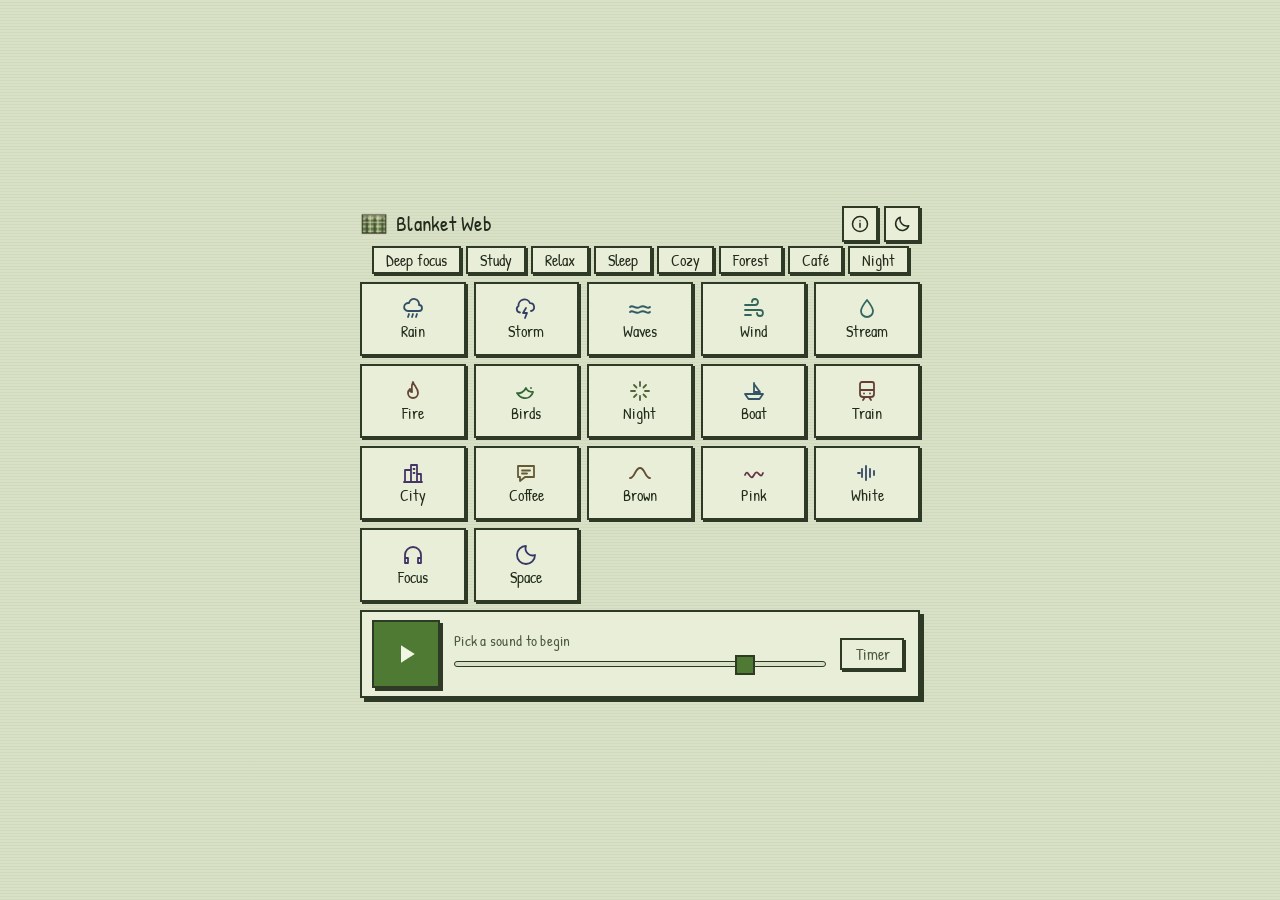
<file: index.html>
<!DOCTYPE html>
<html lang="en" data-theme="light">
<head>
<meta charset="utf-8">
<meta name="viewport" content="width=device-width, initial-scale=1, viewport-fit=cover">
<title>Blanket Web – Free Focus, Study &amp; Relaxation Sounds</title>
<meta name="description" content="Mix rain, ocean, fireplace, wind and white, pink or brown noise for focus, study, work and sleep. Free, fast, offline-ready and ad-free.">
<meta name="theme-color" content="#d8e0c6">
<meta name="color-scheme" content="light dark">
<link rel="canonical" href="https://mkalmousli.github.io/blanket-web/">
<link rel="icon" href="favicon.ico" sizes="48x48">
<link rel="icon" href="img/favicon-32.png" type="image/png" sizes="32x32">
<link rel="icon" href="img/icon-192.png" type="image/png" sizes="192x192">
<link rel="apple-touch-icon" href="img/apple-touch-icon.png">
<link rel="manifest" href="manifest.json">
<link rel="author" href="https://al-mo.de">
<meta property="og:type" content="website">
<meta property="og:site_name" content="Blanket Web">
<meta property="og:title" content="Blanket Web – Focus, Study &amp; Relaxation Sounds">
<meta property="og:description" content="Mix rain, ocean, fire, wind and noise colors. Free, fast and beautiful.">
<meta property="og:url" content="https://mkalmousli.github.io/blanket-web/">
<meta property="og:image" content="https://mkalmousli.github.io/blanket-web/img/og.png">
<meta name="twitter:card" content="summary_large_image">
<script type="application/ld+json">
{"@context":"https://schema.org","@type":"WebApplication","name":"Blanket Web",
"url":"https://mkalmousli.github.io/blanket-web/","applicationCategory":"MultimediaApplication",
"operatingSystem":"Any","browserRequirements":"Requires Web Audio API",
"description":"Free ambient sound mixer for focus, study and relaxation.",
"offers":{"@type":"Offer","price":"0","priceCurrency":"USD"},
"author":{"@type":"Person","url":"https://al-mo.de"},"codeRepository":"https://github.com/mkalmousli/blanket-web"}
</script>
<script>
try {
  var s = JSON.parse(localStorage.getItem('noisespace.v1')), t = s && s.theme;
  if (!t) t = matchMedia('(prefers-color-scheme: dark)').matches ? 'dark' : 'light';
  document.documentElement.setAttribute('data-theme', t);
} catch (e) {}
</script>
<link rel="preload" href="fonts/patrick-hand.woff2" as="font" type="font/woff2" crossorigin>
<link rel="stylesheet" href="css/base.css">
<link rel="stylesheet" href="css/layout.css">
<link rel="stylesheet" href="css/aero.css">
<link rel="stylesheet" href="css/calm.css">
<link rel="stylesheet" href="css/retro.css">
<script type="application/ld+json">
{"@context":"https://schema.org","@type":"FAQPage","mainEntity":[
{"@type":"Question","name":"Where do the sounds come from?","acceptedAnswer":{"@type":"Answer","text":"Twelve sounds (rain, storm, waves, wind, stream, fire, birds, summer night, boat, train, city and coffee shop) are real field recordings from Freesound.org and SoundBible (CC0, CC BY or public domain), trimmed to a seamless loop and loaded the first time you use them. The noise colors, binaural focus tone and space drone are synthesized live in your browser from simple physical models (Web Audio API). If a recording cannot load offline, a synthesized version of that sound plays instead. The selection follows the open-source app Blanket. Authors and licences are listed under Credits."}},
{"@type":"Question","name":"What is the difference between white, pink and brown noise?","acceptedAnswer":{"@type":"Answer","text":"They differ in spectral slope. White noise has equal power at every frequency (a bright hiss), pink noise falls 3 dB per octave (1/f, like natural sounds) and brown noise falls 6 dB per octave (1/f², a deep rumble)."}},
{"@type":"Question","name":"Does noise really help me focus or sleep?","acceptedAnswer":{"@type":"Answer","text":"Evidence is promising but mixed. Some studies found moderate background noise improved attention (Söderlund et al., 2007) and that steady pink noise helped sleep stability (Zhou et al., 2012). Responses vary by person, so try a few and keep what works."}},
{"@type":"Question","name":"How is rain generated?","acceptedAnswer":{"@type":"Answer","text":"Each raindrop makes an air bubble that rings at its Minnaert resonance, about 3.26 / R hertz for a bubble of radius R metres. Drops land at random (Poisson) times with an exponential size spread, as in real rain."}},
{"@type":"Question","name":"What about fire, stream, ocean and crickets?","acceptedAnswer":{"@type":"Answer","text":"Fire is a low roar plus random crackles whose sizes follow a heavy-tailed power law, like other crackling-noise systems. Streams are many rising-pitch bubbles. Ocean is a swell, crash and foam cycle of about 10 seconds. Crickets chirp in 3-pulse trains near 4.5 kHz."}},
{"@type":"Question","name":"What is the focus tone? Do I need headphones?","acceptedAnswer":{"@type":"Answer","text":"It plays 200 Hz in one ear and 210 Hz in the other, so your brain perceives a 10 Hz (alpha range) binaural beat. Headphones are required. A 2019 meta-analysis found small benefits for attention and anxiety, but the effect is not guaranteed."}},
{"@type":"Question","name":"Why can't I hear anything on my phone?","acceptedAnswer":{"@type":"Answer","text":"Tap a sound or the play button first, because browsers block audio until you interact. Then check the volume, the silent switch and that the tab is not muted."}},
{"@type":"Question","name":"Is it private? Does it work offline?","acceptedAnswer":{"@type":"Answer","text":"Yes. There are no accounts, cookies or trackers. Volumes and theme are stored only on your device, and after the first visit the app works without internet."}},
{"@type":"Question","name":"Can I contribute or report a bug?","acceptedAnswer":{"@type":"Answer","text":"Yes! Blanket Web is open source under the MIT license. Source code, issues and ideas live on GitHub: github.com/mkalmousli/blanket-web."}}]}
</script>
</head>
<body>
<div class="app">
<header class="top">
  <div class="brand"><img src="img/logo.png" width="32" height="32" alt="Blanket Web logo"><span>Blanket Web</span></div>
  <nav class="nav" aria-label="Site"><button id="info" class="gbtn" type="button" aria-label="About, FAQ and credits" aria-haspopup="dialog"></button>
  <button id="theme" class="gbtn" type="button" aria-label="Toggle dark mode"></button></nav>
</header>
<main>
  <h1 class="sr">Blanket Web: sounds for focus, study &amp; calm</h1>
  <div id="presets" class="chips" role="group" aria-label="Presets"></div>
  <ul id="grid" class="grid"></ul>
  <noscript><p class="note">Blanket Web needs JavaScript to play sounds.</p></noscript>
</main>
<div id="upd" class="upd" role="status" hidden>New version ready <button type="button" id="updgo">Update</button></div>
<div class="dock" role="region" aria-label="Playback controls">
  <button id="play" class="play" type="button" aria-label="Play"></button>
  <div class="mid">
    <span id="status" class="status">&nbsp;</span>
    <input id="master" class="vol" type="range" min="0" max="100" value="80" aria-label="Master volume">
  </div>
  <button id="sleepbtn" class="sleep" type="button" aria-haspopup="dialog"><span id="left">Timer</span></button>
  <div id="tpop" class="pop" role="dialog" aria-label="Sleep timer" hidden>
    <div class="grid6" id="tchips"><button type="button" class="chip big" data-m="15">15<small>min</small></button><button type="button" class="chip big" data-m="30">30<small>min</small></button><button type="button" class="chip big" data-m="45">45<small>min</small></button><button type="button" class="chip big" data-m="60">1<small>hour</small></button><button type="button" class="chip big" data-m="90">90<small>min</small></button><button type="button" class="chip big" data-m="120">2<small>hours</small></button></div>
    <div class="step"><button type="button" class="gbtn" id="tdn" aria-label="Less">&minus;</button><label><input id="tmin" type="number" inputmode="numeric" min="1" max="720" value="45" aria-label="Minutes"> min</label><button type="button" class="gbtn" id="tup" aria-label="More">+</button><button type="button" class="chip go" id="tgo">Start</button></div>
    <button type="button" class="chip" id="toff" hidden>Stop timer</button>
  </div>
</div>

</div>
<div id="back" class="back" hidden></div>
<div id="faq" class="sheet" role="dialog" aria-modal="true" aria-labelledby="sh-t" hidden>
<div class="grab"><button id="shx" class="gbtn" type="button" aria-label="Close">&times;</button></div>
<div class="body">
<div class="tabs" role="tablist" id="tabs"><button type="button" role="tab" data-t="0" aria-selected="true">Help</button><button type="button" role="tab" data-t="1" aria-selected="false">Sounds</button><button type="button" role="tab" data-t="2" aria-selected="false">Science</button><button type="button" role="tab" data-t="3" aria-selected="false">Refs</button><button type="button" role="tab" data-t="4" aria-selected="false">Credits</button></div>
<h2 class="sr" id="sh-t">About Blanket Web</h2>
<section class="pane" id="p0">
  <details class="faq"><summary>Where do the sounds come from?</summary><p>Twelve sounds (rain, storm, waves, wind, stream, fire, birds, summer night, boat, train, city and coffee shop) are real field recordings from Freesound.org and SoundBible (CC0, CC BY or public domain), trimmed to a seamless loop and loaded the first time you use them. The noise colors, binaural focus tone and space drone are synthesized live in your browser from simple physical models (Web Audio API). If a recording cannot load offline, a synthesized version of that sound plays instead. The selection follows the open-source app Blanket. Authors and licences are listed under Credits.</p></details>
  <details class="faq"><summary>Why can't I hear anything on my phone?</summary><p>Tap a sound or the play button first, because browsers block audio until you interact. Then check the volume, the silent switch and that the tab is not muted.</p></details>
  <details class="faq"><summary>Is it private? Does it work offline?</summary><p>Yes. There are no accounts, cookies or trackers. Volumes and theme are stored only on your device, and after the first visit the app works without internet.</p></details>
  <details class="faq"><summary>Can I contribute or report a bug?</summary><p>Yes! Blanket Web is open source under the MIT license. Source code, issues and ideas live on GitHub: <a href="https://github.com/mkalmousli/blanket-web">github.com/mkalmousli/blanket-web</a>.</p></details>
</section>
<section class="pane" id="p1" hidden>
  <details class="faq"><summary>What is the difference between white, pink and brown noise?</summary><p>They differ in spectral slope. White noise has equal power at every frequency (a bright hiss), pink noise falls 3 dB per octave (1/f, like natural sounds) and brown noise falls 6 dB per octave (1/f², a deep rumble).</p></details>
  <details class="faq"><summary>How is rain generated?</summary><p>Each raindrop makes an air bubble that rings at its Minnaert resonance, about 3.26 / R hertz for a bubble of radius R metres. Drops land at random (Poisson) times with an exponential size spread, as in real rain.</p></details>
  <details class="faq"><summary>What about fire, stream, ocean and crickets?</summary><p>Fire is a low roar plus random crackles whose sizes follow a heavy-tailed power law, like other crackling-noise systems. Streams are many rising-pitch bubbles. Ocean is a swell, crash and foam cycle of about 10 seconds. Crickets chirp in 3-pulse trains near 4.5 kHz.</p></details>
  <details class="faq"><summary>What is the focus tone? Do I need headphones?</summary><p>It plays 200 Hz in one ear and 210 Hz in the other, so your brain perceives a 10 Hz (alpha range) binaural beat. Headphones are required. A 2019 meta-analysis found small benefits for attention and anxiety, but the effect is not guaranteed.</p></details>
</section>
<section class="pane" id="p2" hidden>
  <div class="spec" aria-hidden="true"><p class="lbl">Noise colors</p>
    <div class="sp"><span>White</span><i style="--n:1"></i><i style="--n:1"></i><i style="--n:1"></i><i style="--n:1"></i><i style="--n:1"></i><i style="--n:1"></i></div>
    <div class="sp"><span>Pink</span><i style="--n:1"></i><i style="--n:.8"></i><i style="--n:.62"></i><i style="--n:.46"></i><i style="--n:.32"></i><i style="--n:.2"></i></div>
    <div class="sp"><span>Brown</span><i style="--n:1"></i><i style="--n:.64"></i><i style="--n:.38"></i><i style="--n:.2"></i><i style="--n:.1"></i><i style="--n:.05"></i></div>
    <p class="note">Energy from low to high pitch: white is flat, pink falls 3&nbsp;dB per octave, brown 6&nbsp;dB.</p></div>
  <details class="faq"><summary>Does noise really help me focus or sleep?</summary><p>Evidence is promising but mixed. Some studies found moderate background noise improved attention (Söderlund et al., 2007) and that steady pink noise helped sleep stability (Zhou et al., 2012). Responses vary by person, so try a few and keep what works.</p></details>
  <ul class="refs">
    <li class="ref"><b class="yr">2007</b><div><span class="tt">Listening to noise improves cognitive performance in children with ADHD</span><span class="au">Söderlund, G. et al. &middot; <i>J. Child Psychol. Psychiatry 48</i></span><span class="lk"><a href="https://scholar.google.com/scholar?q=Listening+to+noise+improves+cognitive+performance+in+children+with+ADHD" target="_blank" rel="noopener">Find paper</a></span></div></li>
    <li class="ref"><b class="yr">2012</b><div><span class="tt">Pink noise: effect on complexity synchronization of brain activity and sleep consolidation</span><span class="au">Zhou, J. et al. &middot; <i>J. Theor. Biol. 306</i></span><span class="lk"><a href="https://scholar.google.com/scholar?q=Pink+noise%3A+effect+on+complexity+synchronization+of+brain+activity+and+sleep+consolidation" target="_blank" rel="noopener">Find paper</a></span></div></li>
    <li class="ref"><b class="yr">2019</b><div><span class="tt">Efficacy of binaural auditory beats in cognition, anxiety and pain perception: a meta-analysis</span><span class="au">Garcia-Argibay, M. et al. &middot; <i>Psychol. Res. 83</i></span><span class="lk"><a href="https://scholar.google.com/scholar?q=Efficacy+of+binaural+auditory+beats+in+cognition%2C+anxiety+and+pain+perception%3A+a+meta-analysis" target="_blank" rel="noopener">Find paper</a></span></div></li>
  </ul>
</section>
<section class="pane" id="p3" hidden>
  <ul class="refs">
    <li class="ref"><b class="yr">1933</b><div><span class="tt">On musical air-bubbles and the sounds of running water</span><span class="au">Minnaert, M. &middot; <i>Phil. Mag. 16</i></span><span class="lk"><a href="https://scholar.google.com/scholar?q=On+musical+air-bubbles+and+the+sounds+of+running+water" target="_blank" rel="noopener">Find paper</a></span></div></li>
    <li class="ref"><b class="yr">1993</b><div><span class="tt">The impact of drops on liquid surfaces and the underwater noise of rain</span><span class="au">Prosperetti, A. &amp; Oguz, H. &middot; <i>Annu. Rev. Fluid Mech. 25</i></span><span class="lk"><a href="https://doi.org/10.1146/annurev.fl.25.010193.003045" target="_blank" rel="noopener">DOI</a><a href="https://scholar.google.com/scholar?q=The+impact+of+drops+on+liquid+surfaces+and+the+underwater+noise+of+rain" target="_blank" rel="noopener">Find paper</a></span></div></li>
    <li class="ref"><b class="yr">1948</b><div><span class="tt">The distribution of raindrops with size</span><span class="au">Marshall, J. &amp; Palmer, W. &middot; <i>J. Meteorology 5</i></span><span class="lk"><a href="https://scholar.google.com/scholar?q=The+distribution+of+raindrops+with+size" target="_blank" rel="noopener">Find paper</a></span></div></li>
    <li class="ref"><b class="yr">2001</b><div><span class="tt">Crackling noise</span><span class="au">Sethna, J., Dahmen, K. &amp; Myers, C. &middot; <i>Nature 410</i></span><span class="lk"><a href="https://doi.org/10.1038/35065675" target="_blank" rel="noopener">DOI</a><a href="https://scholar.google.com/scholar?q=Crackling+noise" target="_blank" rel="noopener">Find paper</a></span></div></li>
    <li class="ref"><b class="yr">1975</b><div><span class="tt">1/f noise in music and speech</span><span class="au">Voss, R. &amp; Clarke, J. &middot; <i>Nature 258</i></span><span class="lk"><a href="https://doi.org/10.1038/258317a0" target="_blank" rel="noopener">DOI</a><a href="https://scholar.google.com/scholar?q=1%2Ff+noise+in+music+and+speech" target="_blank" rel="noopener">Find paper</a></span></div></li>
    <li class="ref"><b class="yr">1897</b><div><span class="tt">The cricket as a thermometer</span><span class="au">Dolbear, A. &middot; <i>American Naturalist 31</i></span><span class="lk"><a href="https://scholar.google.com/scholar?q=The+cricket+as+a+thermometer" target="_blank" rel="noopener">Find paper</a></span></div></li>
    <li class="ref"><b class="yr">DSP</b><div><span class="tt">Pink noise filter</span><span class="au">Kellet, P. &middot; musicdsp.org</span><span class="lk"><a href="https://www.musicdsp.org/en/latest/Filters/76-pink-noise-filter.html" target="_blank" rel="noopener">Open page</a></span></div></li>
  </ul>
</section>
<section class="pane" id="p4" hidden>
  <p class="note">Sound selection follows <a href="https://github.com/rafaelmardojai/blanket/blob/master/SOUNDS_LICENSING.md">Blanket</a>. Recordings from Freesound and SoundBible, trimmed, looped and level-matched here. Each name is the sound, then its author.</p>
  <ul class="refs">
    <li>Rain: <a href="https://freesound.org/people/alex36917/sounds/524605/">alex36917</a> (CC BY)</li>
    <li>Storm: <a href="https://freesound.org/people/digifishmusic/sounds/41739/">Digifish music</a> (CC BY)</li>
    <li>Waves: <a href="https://freesound.org/people/Luftrum/sounds/48412/">Luftrum</a> (CC BY)</li>
    <li>Wind: <a href="https://freesound.org/people/felix.blume/sounds/217506/">felix.blume</a> (CC0)</li>
    <li>Stream: <a href="https://freesound.org/people/gluckose/sounds/333987/">gluckose</a> (CC0)</li>
    <li>Fire: <a href="https://soundbible.com/1543-Fireplace.html">ezwa</a> (Public Domain)</li>
    <li>Birds: <a href="https://freesound.org/people/kvgarlic/sounds/156826/">kvgarlic</a> (CC0)</li>
    <li>Night: <a href="https://soundbible.com/2083-Crickets-Chirping-At-Night.html">Lisa Redfern</a> (Public Domain)</li>
    <li>Boat: <a href="https://freesound.org/people/Falcet/sounds/439365/">Falcet</a> (CC0)</li>
    <li>Train: <a href="https://freesound.org/people/SDLx/sounds/259988/">SDLx</a> (CC BY 3.0)</li>
    <li>City: <a href="https://freesound.org/people/gezortenplotz/sounds/44796/">gezortenplotz</a> (CC BY)</li>
    <li>Coffee: <a href="https://soundbible.com/1664-Restaurant-Ambiance.html">stephan</a> (Public Domain)</li>
  </ul>
  </section>
<footer class="foot">
  <a href="https://github.com/mkalmousli/blanket-web">Source code</a> &middot;
  <a href="https://github.com/mkalmousli/blanket-web/issues">Report an issue</a><br>
  Sounds &amp; idea from <a href="https://github.com/rafaelmardojai/blanket">Blanket</a> by Rafael Mardojai CM (unofficial web version, not affiliated)<br>
  Made by <a href="https://al-mo.de" rel="author">al-mo.de</a> &middot; MIT licensed
</footer>
</div></div>

<script defer src="js/store.js"></script><script defer src="js/icons.js"></script>
<script defer src="js/noise.js"></script><script defer src="js/drops.js"></script><script defer src="js/waves.js"></script>
<script defer src="js/sounds-nature.js"></script><script defer src="js/sounds-tone.js"></script>
<script defer src="js/voices.js"></script><script defer src="js/found.js"></script><script defer src="js/catalog.js"></script><script defer src="js/helpers.js"></script><script defer src="js/samples.js"></script>
<script defer src="js/engine.js"></script><script defer src="js/ui.js"></script><script defer src="js/timer.js"></script><script defer src="js/app.js"></script><script defer src="js/sheet.js"></script><script defer src="js/update.js"></script>
</body>
</html>
</file>
<file: css/base.css>
/* Old-school paper tokens (warm, slightly off colors, WCAG-minded contrast), reset and base type. */
@font-face { font-family: "Patrick Hand"; font-display: swap; src: url(../fonts/patrick-hand.woff2) format("woff2"); }
:root {
  --bg: #d8e0c6; --card: #e8eed8; --line: #2f3a26; --ink: #232b1c; --mute: #4d5a40; --acc: #4f7a34; --on: #f1f6e4;
}
[data-theme="dark"] {
  --bg: #161b15; --card: #1f271e; --line: #5f7a58; --ink: #d8e6cc; --mute: #93a78a; --acc: #8fc06a; --on: #141a12;
}

* { box-sizing: border-box; -webkit-tap-highlight-color: transparent; }
html { font-synthesis: none; -webkit-text-size-adjust: 100%; scroll-behavior: smooth; }
body {
  margin: 0; color: var(--ink); background: var(--bg);
  font: 18px/1.4 "Patrick Hand", ui-rounded, "Segoe UI", "Trebuchet MS", sans-serif;
  letter-spacing: .015em; -webkit-font-smoothing: antialiased;
}
h1, h2, p, ul { margin: 0; padding: 0; }
ul { list-style: none; }
a { color: var(--acc); }
button, select, input { font: inherit; color: inherit; }
button { cursor: pointer; border: 0; background: none; touch-action: manipulation; }
:focus-visible { outline: 3px solid var(--acc); outline-offset: 2px; }
.sr { position: absolute; width: 1px; height: 1px; overflow: hidden; clip: rect(0 0 0 0); }

@media (prefers-reduced-motion: reduce) {
  * { animation: none !important; transition: none !important; }
}
</file>
<file: css/layout.css>
/* Fixed one-screen app: no page scroll; content is centred and only as big as needed. */
html, body { height: 100%; overflow: hidden; }
.app { height: 100vh; height: 100dvh; display: flex; flex-direction: column; justify-content: center; align-items: center; padding: 8px 10px; }
.top, main, .dock { width: 100%; max-width: 560px; }
.top { flex: none; display: flex; align-items: center; justify-content: space-between; height: 44px; }
.brand { display: flex; align-items: center; gap: 8px; color: var(--ink); text-decoration: none; }
.brand span { font-size: 1.3rem; }
.brand img { display: block; width: 28px; height: 28px; }
.nav { display: flex; align-items: center; gap: 6px; }

main { flex: none; display: flex; flex-direction: column; gap: 8px; }
.chips { display: flex; flex-wrap: wrap; justify-content: center; gap: 5px; }
.grid { display: grid; gap: 6px; grid-template-columns: repeat(4, 1fr); grid-auto-rows: 68px; }
.card { position: relative; min-width: 0; min-height: 0; }
@media (min-width: 480px) { .grid { grid-template-columns: repeat(5, 1fr); } }
@media (min-height: 760px) { .grid { grid-auto-rows: 74px; gap: 8px; } }

.dock { flex: none; display: flex; align-items: center; gap: 10px; margin-top: 8px; padding: 6px 10px; border-radius: 18px; background: var(--card); border: 1px solid var(--line); }
.dock .mid { flex: 1; min-width: 0; }
.status { display: block; font-size: .95rem; line-height: 1.35; color: var(--mute); white-space: nowrap; overflow: hidden; text-overflow: ellipsis; }
.sleep { display: flex; flex-direction: column; align-items: flex-end; font-size: .8rem; line-height: 1.1; color: var(--mute); }

.back { position: fixed; inset: 0; z-index: 20; background: rgba(0, 0, 0, .45); opacity: 0; transition: opacity .2s; }
.back.in { opacity: 1; }
.sheet { position: fixed; z-index: 21; left: 0; right: 0; bottom: 0; height: min(560px, 86dvh); display: flex; flex-direction: column; border-radius: 22px 22px 0 0; background: var(--bg); border: 1px solid var(--line); transform: translateY(100%); transition: transform .22s ease-out; }
.sheet.in { transform: none; }
.sheet[hidden], .back[hidden] { display: none; }
.grab { flex: none; display: flex; justify-content: flex-end; padding: 6px 8px 0; }
.sheet .body { flex: 1; min-height: 0; overflow-y: auto; overflow-x: hidden; padding: 0 18px 18px; overscroll-behavior: contain; }
@media (min-width: 700px) {
  .sheet { left: 50%; right: auto; bottom: auto; top: 50%; width: 560px; border-radius: 22px; transform: translate(-50%, -46%); opacity: 0; transition: transform .2s, opacity .2s; }
  .sheet.in { transform: translate(-50%, -50%); opacity: 1; }
}
.lbl { margin: 0 0 10px; font-size: 1.2rem; letter-spacing: 1.2px; text-transform: uppercase; color: var(--mute); }
.lbl + .lbl, .refs + .lbl { margin-top: 18px; }
.note { color: var(--mute); }
.foot { margin-top: 18px; text-align: center; color: var(--mute); }
.foot a { text-decoration: none; }
@media (min-width: 640px) and (max-height: 620px) { .top, main, .dock { max-width: 820px; } .grid { grid-template-columns: repeat(9, 1fr); } }
@media (max-height: 600px) { .grid { grid-auto-rows: 60px; gap: 5px; } .orb svg { width: 20px; height: 20px; } .tog { padding-bottom: 17px; } .nm { font-size: .95rem; } .top { height: 38px; } }
</file>
<file: css/aero.css>
/* Components: tiles, chips, sliders, dock controls. Flat and minimal. */
.chip, .gbtn, select { background: var(--card); border: 1px solid var(--line); }
.chip { padding: 1px 12px; border-radius: 999px; font-size: 1rem; }
.chip:active { background: var(--acc); color: var(--on); }
.gbtn { width: 36px; height: 36px; font-size: 1.5rem; border-radius: 50%; display: flex; align-items: center; justify-content: center; }
svg { fill: none; stroke: currentColor; stroke-width: 1.8; stroke-linecap: round; stroke-linejoin: round; }

.tog {
  display: flex; flex-direction: column; align-items: center; justify-content: center; gap: 2px;
  width: 100%; height: 100%; padding: 4px 2px; border-radius: 14px;
  background: var(--card); border: 2px solid var(--line); transition: background .15s, border-color .15s, padding .25s ease;
}
.orb { display: block; color: hsl(var(--h) 45% 38%); }
.orb svg { display: block; width: 24px; height: 24px; }
.nm { font-size: 1rem; line-height: 1.1; text-align: center; }
.ds, .st { display: none; }
.card.on .tog { background: hsl(var(--h) 70% 91%); border-color: hsl(var(--h) 55% 42%); }
.card.on .orb, .card.on .nm { color: hsl(var(--h) 70% 20%); }
[data-theme="dark"] .orb { color: hsl(var(--h) 60% 72%); }
[data-theme="dark"] .card.on .tog { background: hsl(var(--h) 40% 24%); border-color: hsl(var(--h) 60% 60%); }
[data-theme="dark"] .card.on .orb, [data-theme="dark"] .card.on .nm { color: hsl(var(--h) 80% 86%); }
.card.load .tog { opacity: .6; }

.vol { -webkit-appearance: none; appearance: none; display: block; width: 100%; height: 26px; margin: 0; background: none; }
.card .vol { position: absolute; left: 10px; right: 10px; bottom: 1px; height: 18px; width: auto; opacity: 0; pointer-events: none; transition: opacity .25s ease; }
.card.on .vol { opacity: 1; pointer-events: auto; }
.card.on .tog { padding-bottom: 22px; }
.vol::-webkit-slider-runnable-track { height: 5px; border-radius: 5px; background: var(--line); }
.vol::-moz-range-track { height: 5px; border-radius: 5px; background: var(--line); }
.vol::-webkit-slider-thumb { -webkit-appearance: none; width: 20px; height: 20px; margin-top: -7.5px; border-radius: 50%; border: 0; background: var(--acc); }
.vol::-moz-range-thumb { width: 20px; height: 20px; border-radius: 50%; border: 0; background: var(--acc); }

.play { flex: none; display: flex; align-items: center; justify-content: center; width: 68px; height: 68px; border-radius: 50%; background: var(--acc); color: var(--on); }
.play svg { width: 30px; height: 30px; fill: currentColor; stroke: none; }
select { padding: 4px 8px; border-radius: 10px; font-size: 1rem; }
select option { color: #1d343b; }

.faq { margin-bottom: 8px; padding: 0 14px; border-radius: 16px; background: var(--card); border: 1px solid var(--line); }
.faq summary { padding: 10px 0; font-weight: 400; }
.faq p { margin: 0 0 14px; color: var(--mute); }
.refs { color: var(--mute); font-size: .9rem; padding-left: 20px; }
.refs li { margin-bottom: 6px; list-style: disc; }
.upd { position: fixed; left: 50%; top: 10px; z-index: 9; transform: translateX(-50%); padding: 8px 8px 8px 16px; border-radius: 999px; background: var(--card); border: 1px solid var(--line); box-shadow: 0 6px 18px rgba(0, 0, 0, .15); font-size: .9rem; white-space: nowrap; }
.upd[hidden] { display: none; }
.upd button { margin-left: 8px; padding: 4px 14px; border-radius: 999px; background: var(--acc); color: #fff; font-weight: 400; }
.card.load .tog { opacity: .75; }
.card.load .st { font-size: 0; }
.card.load .st::after { content: "loading"; font-size: .9rem; }
.gbtn svg { width: 22px; height: 22px; }
.card .vol::-webkit-slider-thumb { width: 14px; height: 14px; margin-top: -4.5px; }
.card .vol::-moz-range-thumb { width: 14px; height: 14px; }
@media (max-height: 600px) { .card.on .tog { padding-bottom: 17px; } }
</file>
<file: css/calm.css>
/* Calm ambient backdrop (only while sounds play), bigger play button, sheet tabs. */
:root { --ring: rgba(79, 122, 52, .22); --b1: hsla(110, 45%, 45%, .13); --b2: hsla(120, 50%, 45%, .10); --b3: transparent; }
[data-theme="dark"] { --ring: rgba(143, 192, 106, .22); --b1: hsla(120, 45%, 40%, .16); --b2: hsla(125, 55%, 45%, .09); --b3: transparent; }
/* Nostalgic CRT glow: a dim warm vignette and one smooth scanline roll, only while playing. */
body::before, body::after { content: ""; position: fixed; z-index: -1; pointer-events: none; opacity: 0; transition: opacity 1.5s ease; }
body::before { inset: 0; background: radial-gradient(ellipse at 50% 45%, var(--b1), transparent 70%); }
body::after { left: 0; right: 0; top: 0; height: 28vh; background: linear-gradient(transparent, var(--b2), transparent); will-change: transform; animation: roll 7s linear infinite; animation-play-state: paused; }
body.playing::before { opacity: 1; }
body.playing::after { opacity: 1; animation-play-state: running; }
@keyframes roll { from { transform: translateY(-30vh); } to { transform: translateY(105vh); } }

.play { box-shadow: 0 0 0 6px var(--ring); transition: transform .2s ease, box-shadow .6s ease; }
.play:active { transform: scale(.94); }
body.playing .play { animation: breathe 6s ease-in-out infinite; }
@keyframes breathe { 50% { box-shadow: 0 0 0 11px var(--ring); } }
.dock { gap: 14px; padding: 8px 14px 8px 10px; }

.tabs { display: flex; gap: 4px; padding: 3px; margin: 0 0 12px; border-radius: 14px; background: var(--card); border: 1px solid var(--line); }
.tabs button { flex: 1; padding: 5px 2px; border-radius: 11px; color: var(--mute); }
.tabs button[aria-selected="true"] { background: var(--acc); color: var(--on); }
.pane[hidden] { display: none; }
.refs { font-size: .85rem; line-height: 1.25; }
.refs li { margin-bottom: 4px; }
.sheet .grab { position: absolute; top: 6px; right: 8px; padding: 0; }
.sheet .body { padding-top: 50px; }

.brand { user-select: none; }
.sleep { padding: 6px 12px; border-radius: 12px; font-size: 1rem; line-height: 1; background: var(--card); border: 1px solid var(--line); color: var(--mute); min-width: 64px; }
.sleep.on { color: var(--on); background: var(--acc); border-color: var(--acc); }
.dock { position: relative; }
.pop { position: absolute; z-index: 22; right: 0; bottom: calc(100% + 12px); width: min(340px, 100%); padding: 12px; background: var(--card); border: 2px solid var(--line); display: flex; flex-direction: column; gap: 12px; animation: rise .18s ease-out; }
.pop[hidden], #toff[hidden] { display: none; }
@keyframes rise { from { opacity: 0; transform: translateY(8px); } }
.grid6 { display: grid; grid-template-columns: repeat(3, 1fr); gap: 8px; }
.chip.big { display: flex; flex-direction: column; align-items: center; justify-content: center; height: 62px; padding: 0; font-size: 1.9rem; line-height: 1; }
.chip.big small { font-size: .85rem; color: var(--mute); }
.step { display: flex; align-items: center; gap: 8px; }
.step .gbtn { flex: none; width: 48px; height: 48px; font-size: 1.9rem; }
.step label { flex: 1; text-align: center; font-size: 1.3rem; color: var(--mute); }
.step input { width: 3.2ch; padding: 0; font-size: 2.2rem; text-align: center; color: var(--ink); background: none; border: 0; border-bottom: 2px solid var(--line); -moz-appearance: textfield; }
.step input::-webkit-outer-spin-button, .step input::-webkit-inner-spin-button { -webkit-appearance: none; margin: 0; }
.chip.go { height: 48px; padding: 0 16px; font-size: 1.4rem; background: var(--acc); color: var(--on); }
#toff { height: 44px; font-size: 1.3rem; }
/* Reference cards and noise-color chart. */
.refs li.ref { display: flex; gap: 10px; margin: 0 0 8px; padding: 8px; list-style: none; background: var(--card); border: 2px solid var(--line); }
.refs { padding: 0; }
.yr { flex: none; align-self: flex-start; min-width: 46px; padding: 2px 4px; text-align: center; background: var(--acc); color: var(--on); font-weight: 400; }
.ref .tt { display: block; color: var(--ink); line-height: 1.2; }
.ref .au { display: block; margin-top: 2px; font-size: .85rem; }
.ref .lk { display: flex; gap: 6px; margin-top: 6px; }
.ref .lk a { padding: 0 8px; font-size: .85rem; color: var(--ink); text-decoration: none; border: 2px solid var(--line); box-shadow: 2px 2px 0 var(--line); }
.ref .lk a:active { transform: translate(2px, 2px); box-shadow: none; }
.sp { display: flex; align-items: flex-end; gap: 4px; height: 38px; margin-bottom: 8px; }
.sp span { width: 52px; align-self: center; }
.sp i { flex: 1; height: calc(var(--n) * 100%); background: var(--acc); border: 2px solid var(--line); }
</file>
<file: css/retro.css>
/* Old-school skin: square corners, hard ink borders and offset shadows, muted paper colors. */
* { border-radius: 0 !important; }
body { background-image: repeating-linear-gradient(0deg, rgba(30, 60, 10, .04) 0 1px, transparent 1px 3px); }
.chip, .gbtn, .sleep, .tabs, .pop, .dock, .tog, .faq, select, .sheet { border: 2px solid var(--line); }
.chip, .gbtn, .sleep, .tog { box-shadow: 2px 2px 0 var(--line); }
.chip:active, .gbtn:active, .sleep:active, .tog:active { transform: translate(2px, 2px); box-shadow: none; }
.chip.sel, .chip[aria-pressed="true"] { background: var(--acc); color: var(--on); box-shadow: inset 2px 2px 0 rgba(0, 0, 0, .4); transform: translate(2px, 2px); }
.chip.sel::before { content: "\25B6\00a0"; font-size: .7em; }
.dock, .pop { box-shadow: 4px 4px 0 var(--line); }
.sheet { box-shadow: 0 -4px 0 var(--line); }
@media (min-width: 700px) { .sheet { box-shadow: 5px 5px 0 var(--line); } }
.tog { border-width: 2px; }
.orb { color: hsl(var(--h) 32% 30%); }
.card.on .tog { background: hsl(var(--h) 34% 76%); border-color: var(--line); box-shadow: inset 2px 2px 0 rgba(0, 0, 0, .25); transform: translate(2px, 2px); }
.card.on .orb, .card.on .nm { color: hsl(var(--h) 40% 14%); }
[data-theme="dark"] .orb { color: hsl(var(--h) 30% 68%); }
[data-theme="dark"] .card.on .tog { background: hsl(var(--h) 24% 30%); border-color: hsl(var(--h) 30% 62%); box-shadow: inset 2px 2px 0 rgba(0, 0, 0, .45); }
[data-theme="dark"] .card.on .orb, [data-theme="dark"] .card.on .nm { color: hsl(var(--h) 35% 88%); }
.play { box-shadow: 3px 3px 0 var(--line); border: 2px solid var(--line); }
.play:active { transform: translate(3px, 3px); box-shadow: none; }
body.playing .play { animation: none; }
.vol::-webkit-slider-runnable-track { height: 6px; border: 1px solid var(--line); background: var(--bg); }
.vol::-moz-range-track { height: 6px; border: 1px solid var(--line); background: var(--bg); }
.vol::-webkit-slider-thumb { border: 2px solid var(--line); border-radius: 0; background: var(--acc); }
.vol::-moz-range-thumb { border: 2px solid var(--line); border-radius: 0; background: var(--acc); }
.tabs button[aria-selected="true"], .chip.go { box-shadow: none; }
.brand img { filter: sepia(.35) saturate(.8); }
.upd { border-width: 2px; box-shadow: 3px 3px 0 var(--line); }
.step input { border-bottom: 2px solid var(--line); }
.tabs { position: sticky; top: 0; z-index: 1; background: var(--card); }
/* Pixel cursors, no text selection, square scrollbars. */
* { -webkit-user-select: none; user-select: none; -webkit-touch-callout: none; }
input#tmin { -webkit-user-select: text; user-select: text; }
* { cursor: url(../img/cursor.png) 0 0, default; }
button, a, summary, select, .tog, .chip, .vol, label, [role=button] { cursor: url(../img/cursor-link.png) 10 0, pointer; }
input#tmin { cursor: text; }
button *, a *, summary *, .tog *, .chip *, label * { cursor: inherit; pointer-events: none; }
* { scrollbar-width: thin; scrollbar-color: var(--acc) var(--card); }
::-webkit-scrollbar { width: 12px; height: 12px; }
::-webkit-scrollbar-track { background: var(--card); border-left: 2px solid var(--line); }
::-webkit-scrollbar-thumb { background: var(--acc); border: 2px solid var(--line); }
::-webkit-scrollbar-thumb:hover { background: var(--ink); }
</file>
